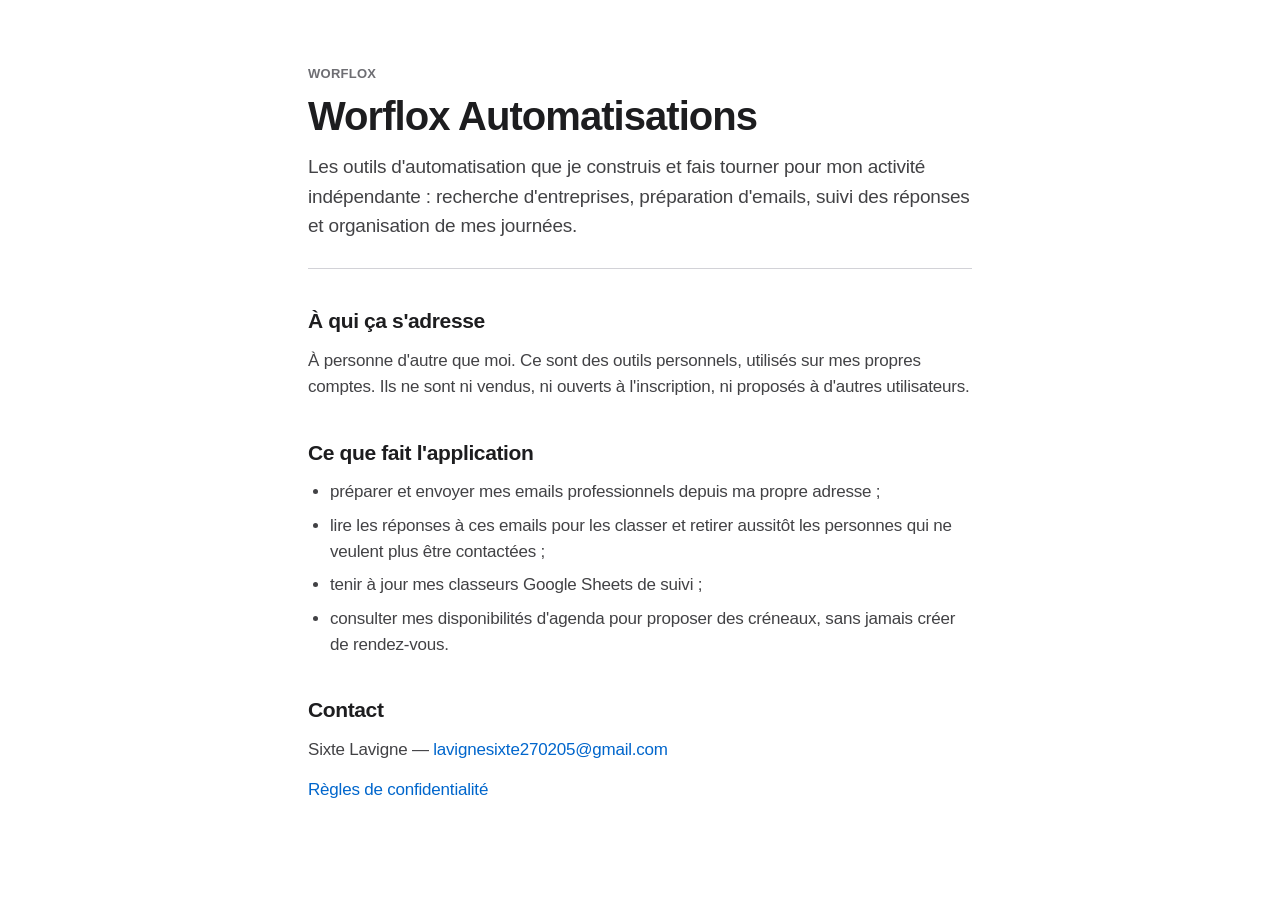
<file: index.html>
<!doctype html>
<html lang="fr">
<head>
<meta charset="utf-8">
<meta name="viewport" content="width=device-width, initial-scale=1">
<title>Worflox Automatisations</title>
<meta name="description" content="Outils d'automatisation personnels de Sixte Lavigne, pour son activité indépendante.">
<link rel="stylesheet" href="style.css">
</head>
<body>
<main>
  <header>
    <p class="eyebrow">Worflox</p>
    <h1>Worflox Automatisations</h1>
    <p class="lede">Les outils d'automatisation que je construis et fais tourner pour mon
    activité indépendante : recherche d'entreprises, préparation d'emails, suivi des
    réponses et organisation de mes journées.</p>
  </header>

  <section>
    <h2>À qui ça s'adresse</h2>
    <p>À personne d'autre que moi. Ce sont des outils personnels, utilisés sur mes propres
    comptes. Ils ne sont ni vendus, ni ouverts à l'inscription, ni proposés à d'autres
    utilisateurs.</p>
  </section>

  <section>
    <h2>Ce que fait l'application</h2>
    <ul>
      <li>préparer et envoyer mes emails professionnels depuis ma propre adresse ;</li>
      <li>lire les réponses à ces emails pour les classer et retirer aussitôt les personnes
      qui ne veulent plus être contactées ;</li>
      <li>tenir à jour mes classeurs Google Sheets de suivi ;</li>
      <li>consulter mes disponibilités d'agenda pour proposer des créneaux, sans jamais
      créer de rendez-vous.</li>
    </ul>
  </section>

  <section>
    <h2>Contact</h2>
    <p>Sixte Lavigne — <a href="mailto:lavignesixte270205@gmail.com">lavignesixte270205@gmail.com</a></p>
    <p><a href="confidentialite.html">Règles de confidentialité</a></p>
  </section>
</main>
</body>
</html>
</file>
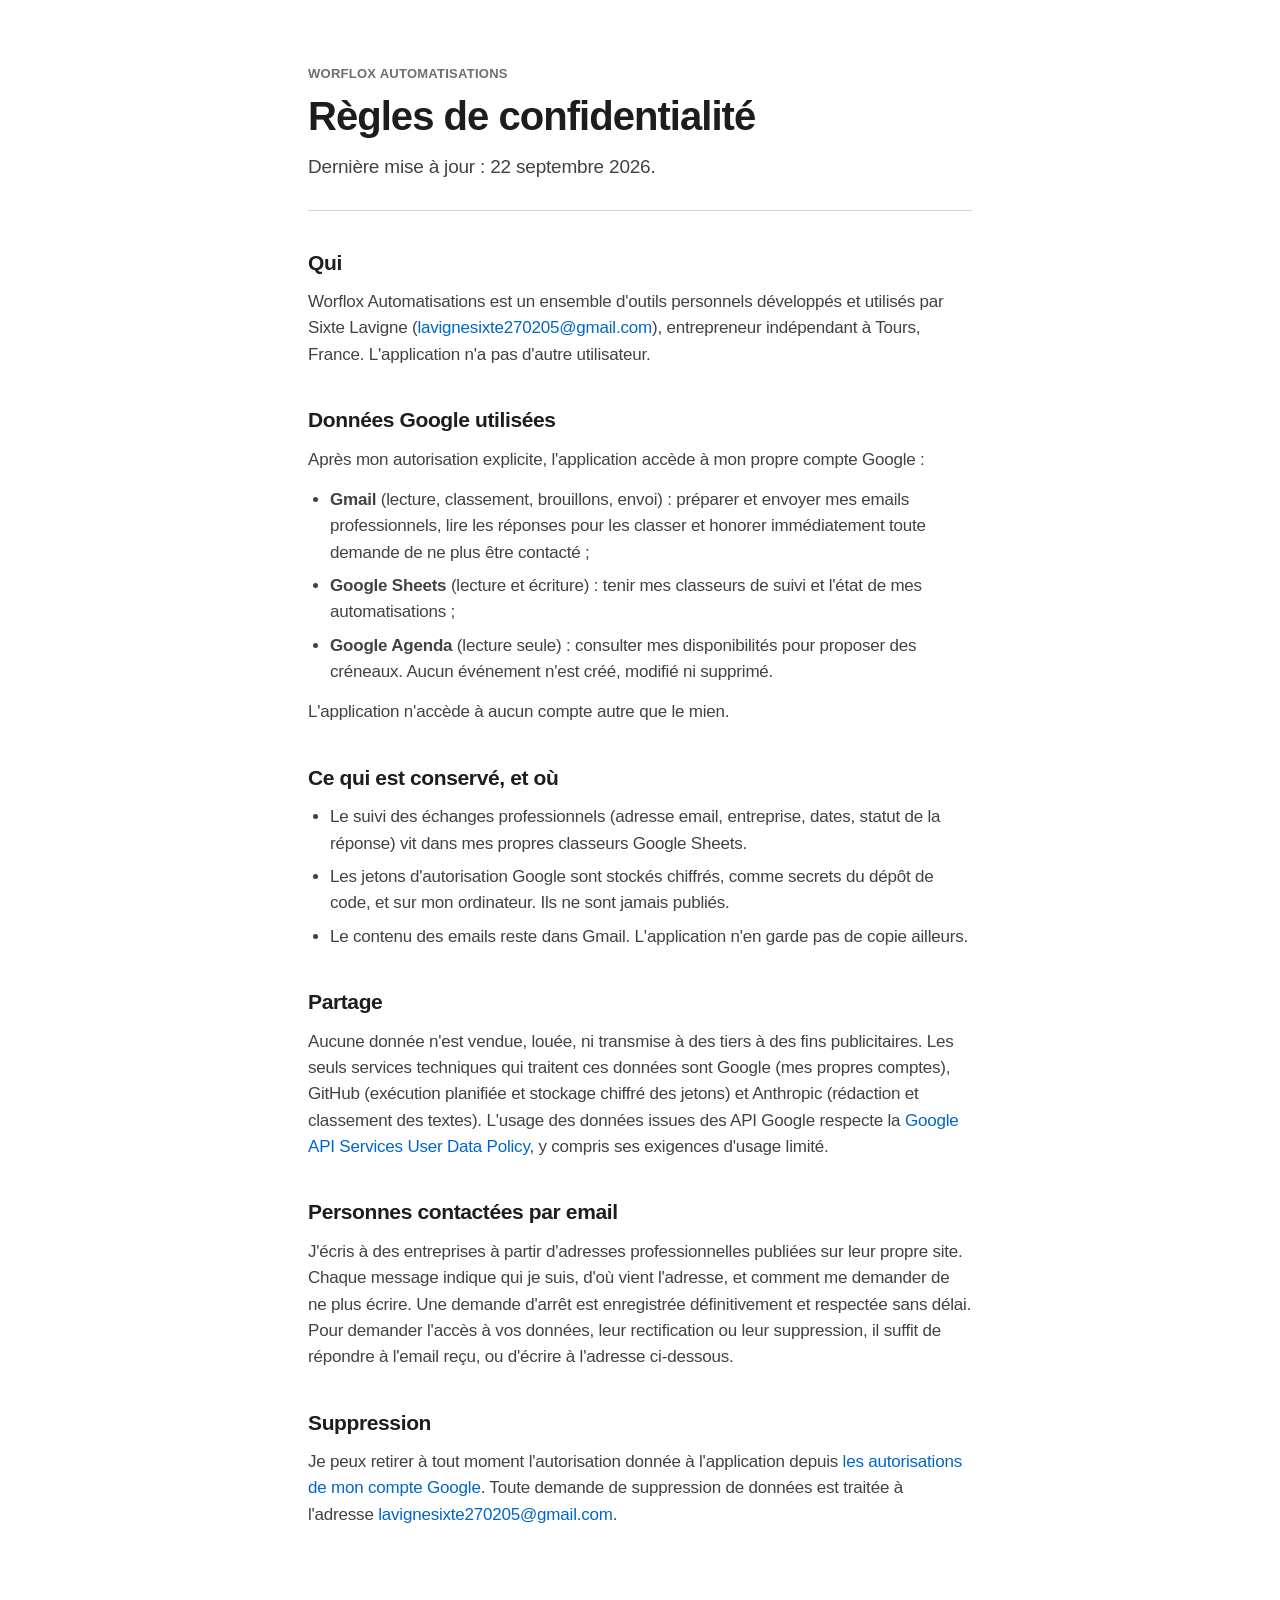
<file: confidentialite.html>
<!doctype html>
<html lang="fr">
<head>
<meta charset="utf-8">
<meta name="viewport" content="width=device-width, initial-scale=1">
<title>Règles de confidentialité — Worflox Automatisations</title>
<meta name="description" content="Quelles données Worflox Automatisations utilise, pourquoi, et comment les faire supprimer.">
<link rel="stylesheet" href="style.css">
</head>
<body>
<main>
  <header>
    <p class="eyebrow"><a href="index.html">Worflox Automatisations</a></p>
    <h1>Règles de confidentialité</h1>
    <p class="lede">Dernière mise à jour : 22 septembre 2026.</p>
  </header>

  <section>
    <h2>Qui</h2>
    <p>Worflox Automatisations est un ensemble d'outils personnels développés et utilisés par
    Sixte Lavigne (<a href="mailto:lavignesixte270205@gmail.com">lavignesixte270205@gmail.com</a>),
    entrepreneur indépendant à Tours, France. L'application n'a pas d'autre utilisateur.</p>
  </section>

  <section>
    <h2>Données Google utilisées</h2>
    <p>Après mon autorisation explicite, l'application accède à mon propre compte Google :</p>
    <ul>
      <li><strong>Gmail</strong> (lecture, classement, brouillons, envoi) : préparer et
      envoyer mes emails professionnels, lire les réponses pour les classer et honorer
      immédiatement toute demande de ne plus être contacté ;</li>
      <li><strong>Google Sheets</strong> (lecture et écriture) : tenir mes classeurs de suivi
      et l'état de mes automatisations ;</li>
      <li><strong>Google Agenda</strong> (lecture seule) : consulter mes disponibilités pour
      proposer des créneaux. Aucun événement n'est créé, modifié ni supprimé.</li>
    </ul>
    <p>L'application n'accède à aucun compte autre que le mien.</p>
  </section>

  <section>
    <h2>Ce qui est conservé, et où</h2>
    <ul>
      <li>Le suivi des échanges professionnels (adresse email, entreprise, dates, statut de
      la réponse) vit dans mes propres classeurs Google Sheets.</li>
      <li>Les jetons d'autorisation Google sont stockés chiffrés, comme secrets du dépôt de
      code, et sur mon ordinateur. Ils ne sont jamais publiés.</li>
      <li>Le contenu des emails reste dans Gmail. L'application n'en garde pas de copie
      ailleurs.</li>
    </ul>
  </section>

  <section>
    <h2>Partage</h2>
    <p>Aucune donnée n'est vendue, louée, ni transmise à des tiers à des fins publicitaires.
    Les seuls services techniques qui traitent ces données sont Google (mes propres comptes),
    GitHub (exécution planifiée et stockage chiffré des jetons) et Anthropic (rédaction et
    classement des textes). L'usage des données issues des API Google respecte la
    <a href="https://developers.google.com/terms/api-services-user-data-policy">Google API
    Services User Data Policy</a>, y compris ses exigences d'usage limité.</p>
  </section>

  <section>
    <h2>Personnes contactées par email</h2>
    <p>J'écris à des entreprises à partir d'adresses professionnelles publiées sur leur
    propre site. Chaque message indique qui je suis, d'où vient l'adresse, et comment me
    demander de ne plus écrire. Une demande d'arrêt est enregistrée définitivement et
    respectée sans délai. Pour demander l'accès à vos données, leur rectification ou leur
    suppression, il suffit de répondre à l'email reçu, ou d'écrire à l'adresse ci-dessous.</p>
  </section>

  <section>
    <h2>Suppression</h2>
    <p>Je peux retirer à tout moment l'autorisation donnée à l'application depuis
    <a href="https://myaccount.google.com/permissions">les autorisations de mon compte
    Google</a>. Toute demande de suppression de données est traitée à l'adresse
    <a href="mailto:lavignesixte270205@gmail.com">lavignesixte270205@gmail.com</a>.</p>
  </section>
</main>
</body>
</html>
</file>
<file: style.css>
/* Neutres apple.com, bleu réservé à l'interactif — même direction que Worflox OS. */
:root{
  --bg:#ffffff; --surface:#f5f5f7;
  --ink:#1d1d1f; --ink-2:#424245; --ink-3:#6e6e73;
  --hair:#d2d2d7; --accent:#0066cc;
}
@media (prefers-color-scheme: dark){
  :root{
    --bg:#000000; --surface:#1c1c1e;
    --ink:#f5f5f7; --ink-2:#c7c7cc; --ink-3:#98989d;
    --hair:#38383a; --accent:#2997ff;
  }
}
*{box-sizing:border-box}
body{
  margin:0; background:var(--bg); color:var(--ink);
  font:17px/1.55 -apple-system, BlinkMacSystemFont, "SF Pro Text", "Segoe UI", Roboto,
       Helvetica, Arial, sans-serif;
  letter-spacing:-.012em; -webkit-font-smoothing:antialiased;
}
main{max-width:44rem; margin:0 auto; padding:64px 20px 96px}
header{padding-bottom:28px; border-bottom:1px solid var(--hair); margin-bottom:8px}
.eyebrow{margin:0 0 10px; font-size:13px; font-weight:600; letter-spacing:.02em;
  text-transform:uppercase; color:var(--ink-3)}
.eyebrow a{color:inherit}
h1{margin:0 0 14px; font-size:40px; line-height:1.1; font-weight:600; letter-spacing:-.024em;
  text-wrap:balance}
h2{margin:36px 0 10px; font-size:21px; font-weight:600; letter-spacing:-.018em}
.lede{margin:0; font-size:19px; color:var(--ink-2)}
p{margin:0 0 14px; color:var(--ink-2)}
ul{margin:0 0 14px; padding-left:22px; color:var(--ink-2)}
li{margin-bottom:7px}
a{color:var(--accent); text-decoration:none}
a:hover{text-decoration:underline}
a:focus-visible{outline:2px solid var(--accent); outline-offset:3px; border-radius:4px}
@media (max-width:480px){
  main{padding:40px 20px 72px}
  h1{font-size:31px}
}
</file>
